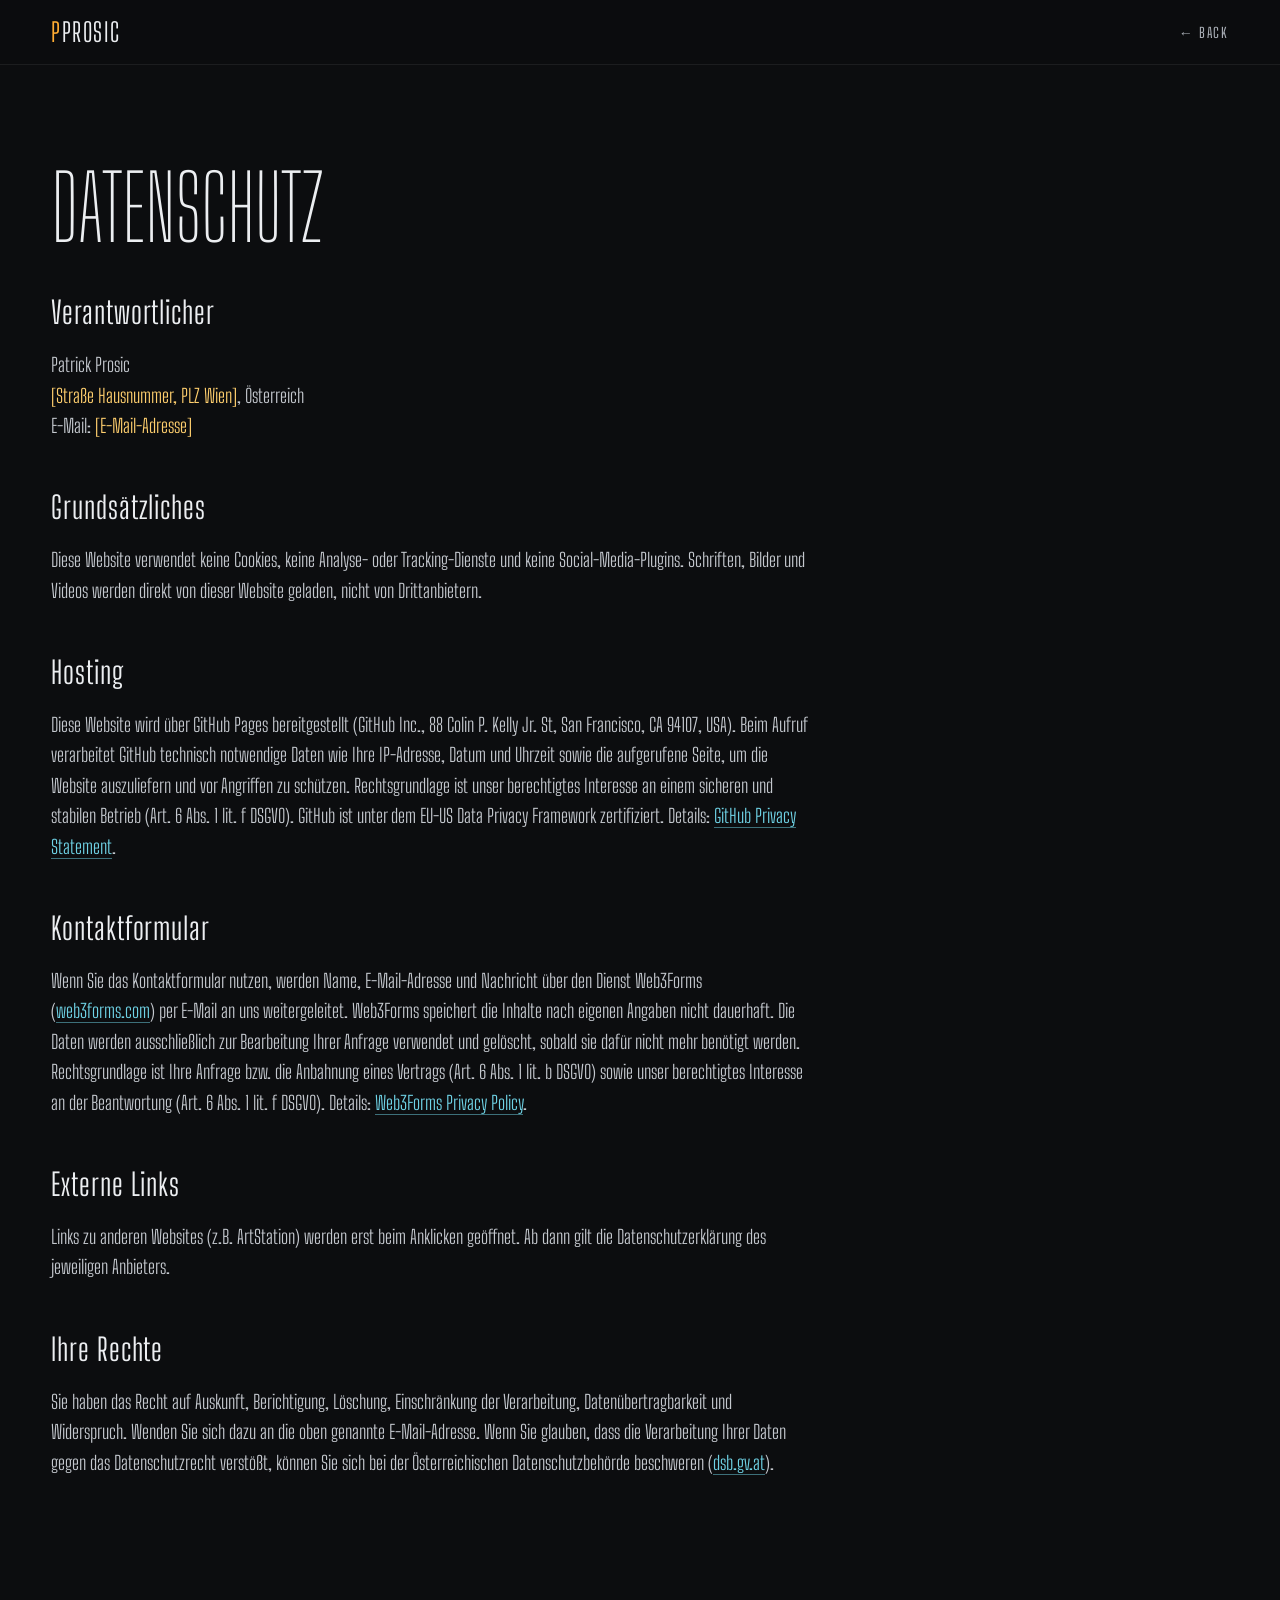
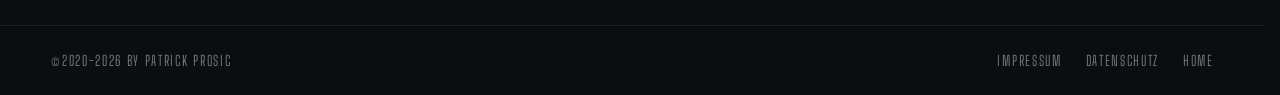
<file: datenschutz.html>
<!DOCTYPE html>
<html lang="de">
<head>
  <meta charset="utf-8">
  <meta name="viewport" content="width=device-width, initial-scale=1">
  <title>Datenschutz | pprosic</title>
  <meta name="robots" content="noindex">
  <link rel="icon" href="favicon.svg" type="image/svg+xml">
  <link rel="stylesheet" href="css/style.css">
</head>
<body>

  <nav class="nav">
    <a href="index.html" class="nav__logo"><span>P</span>PROSIC</a>
    <div class="nav__links">
      <a href="index.html">← Back</a>
    </div>
  </nav>

  <!-- Gelb markierte Stellen (class="todo") mit eigenen Angaben ersetzen und die Markierung entfernen. -->
  <main class="pad legal">
    <h1>DATENSCHUTZ</h1>

    <h2>Verantwortlicher</h2>
    <p>
      Patrick Prosic<br>
      <span class="todo">[Straße Hausnummer, PLZ Wien]</span>, Österreich<br>
      E-Mail: <span class="todo">[E-Mail-Adresse]</span>
    </p>

    <h2>Grundsätzliches</h2>
    <p>Diese Website verwendet keine Cookies, keine Analyse- oder Tracking-Dienste und keine Social-Media-Plugins. Schriften, Bilder und Videos werden direkt von dieser Website geladen, nicht von Drittanbietern.</p>

    <h2>Hosting</h2>
    <p>Diese Website wird über GitHub Pages bereitgestellt (GitHub Inc., 88 Colin P. Kelly Jr. St, San Francisco, CA 94107, USA). Beim Aufruf verarbeitet GitHub technisch notwendige Daten wie Ihre IP-Adresse, Datum und Uhrzeit sowie die aufgerufene Seite, um die Website auszuliefern und vor Angriffen zu schützen. Rechtsgrundlage ist unser berechtigtes Interesse an einem sicheren und stabilen Betrieb (Art. 6 Abs. 1 lit. f DSGVO). GitHub ist unter dem EU-US Data Privacy Framework zertifiziert. Details: <a href="https://docs.github.com/en/site-policy/privacy-policies/github-general-privacy-statement" target="_blank" rel="noopener">GitHub Privacy Statement</a>.</p>

    <h2>Kontaktformular</h2>
    <p>Wenn Sie das Kontaktformular nutzen, werden Name, E-Mail-Adresse und Nachricht über den Dienst Web3Forms (<a href="https://web3forms.com" target="_blank" rel="noopener">web3forms.com</a>) per E-Mail an uns weitergeleitet. Web3Forms speichert die Inhalte nach eigenen Angaben nicht dauerhaft. Die Daten werden ausschließlich zur Bearbeitung Ihrer Anfrage verwendet und gelöscht, sobald sie dafür nicht mehr benötigt werden. Rechtsgrundlage ist Ihre Anfrage bzw. die Anbahnung eines Vertrags (Art. 6 Abs. 1 lit. b DSGVO) sowie unser berechtigtes Interesse an der Beantwortung (Art. 6 Abs. 1 lit. f DSGVO). Details: <a href="https://web3forms.com/privacy" target="_blank" rel="noopener">Web3Forms Privacy Policy</a>.</p>

    <h2>Externe Links</h2>
    <p>Links zu anderen Websites (z.B. ArtStation) werden erst beim Anklicken geöffnet. Ab dann gilt die Datenschutzerklärung des jeweiligen Anbieters.</p>

    <h2>Ihre Rechte</h2>
    <p>Sie haben das Recht auf Auskunft, Berichtigung, Löschung, Einschränkung der Verarbeitung, Datenübertragbarkeit und Widerspruch. Wenden Sie sich dazu an die oben genannte E-Mail-Adresse. Wenn Sie glauben, dass die Verarbeitung Ihrer Daten gegen das Datenschutzrecht verstößt, können Sie sich bei der Österreichischen Datenschutzbehörde beschweren (<a href="https://www.dsb.gv.at" target="_blank" rel="noopener">dsb.gv.at</a>).</p>
  </main>

  <footer class="footer">
    <span>©2020-2026 by Patrick Prosic</span>
    <span class="footer__links"><a href="impressum.html">Impressum</a><a href="datenschutz.html">Datenschutz</a><a href="index.html">Home</a></span>
  </footer>

</body>
</html>
</file>
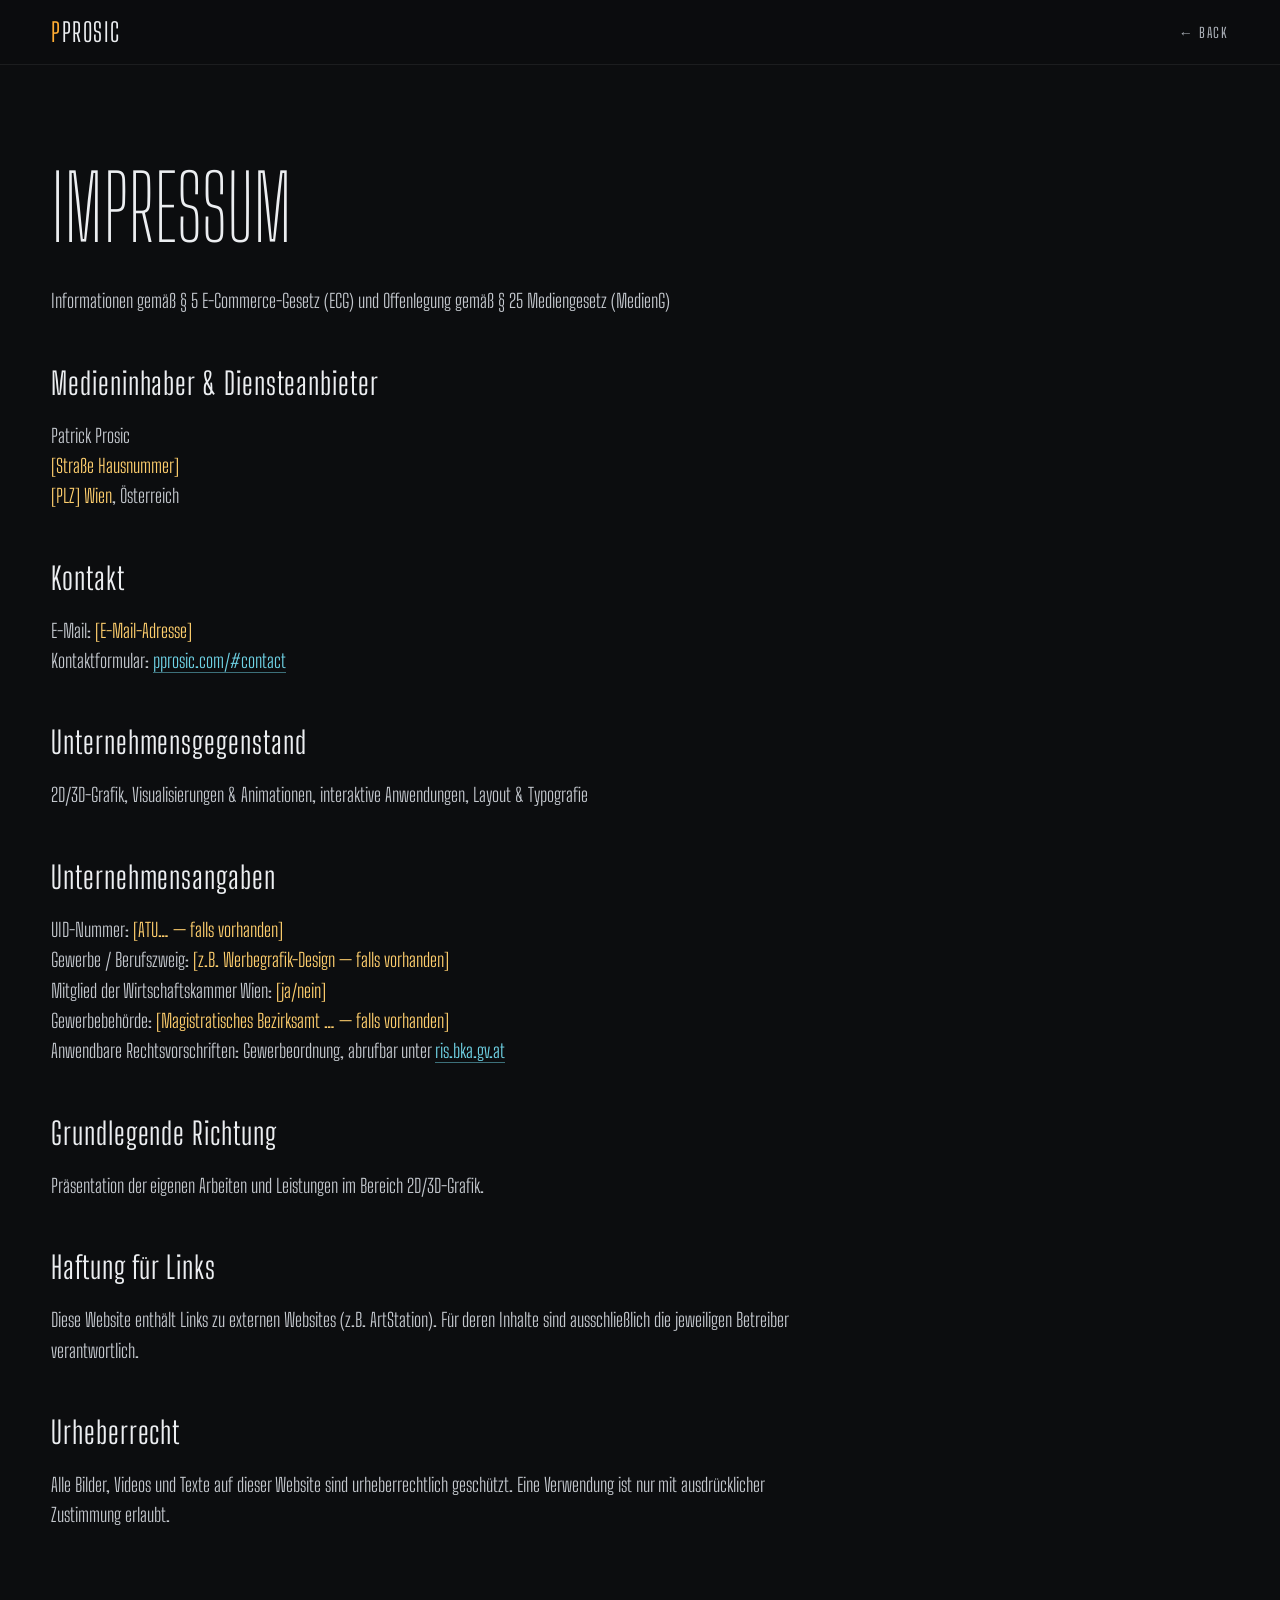
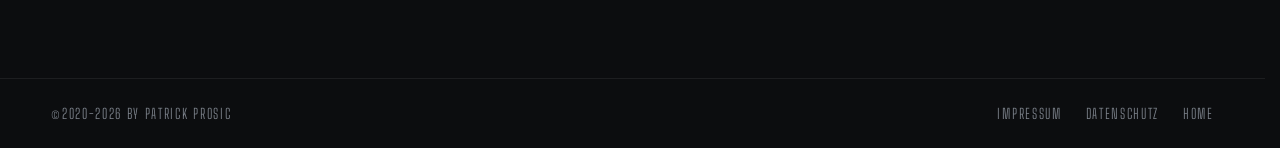
<file: impressum.html>
<!DOCTYPE html>
<html lang="de">
<head>
  <meta charset="utf-8">
  <meta name="viewport" content="width=device-width, initial-scale=1">
  <title>Impressum | pprosic</title>
  <meta name="robots" content="noindex">
  <link rel="icon" href="favicon.svg" type="image/svg+xml">
  <link rel="stylesheet" href="css/style.css">
</head>
<body>

  <nav class="nav">
    <a href="index.html" class="nav__logo"><span>P</span>PROSIC</a>
    <div class="nav__links">
      <a href="index.html">← Back</a>
    </div>
  </nav>

  <!-- Gelb markierte Stellen (class="todo") mit eigenen Angaben ersetzen und die Markierung entfernen. -->
  <main class="pad legal">
    <h1>IMPRESSUM</h1>

    <p>Informationen gemäß § 5 E-Commerce-Gesetz (ECG) und Offenlegung gemäß § 25 Mediengesetz (MedienG)</p>

    <h2>Medieninhaber &amp; Diensteanbieter</h2>
    <p>
      Patrick Prosic<br>
      <span class="todo">[Straße Hausnummer]</span><br>
      <span class="todo">[PLZ] Wien</span>, Österreich
    </p>

    <h2>Kontakt</h2>
    <p>
      E-Mail: <span class="todo">[E-Mail-Adresse]</span><br>
      Kontaktformular: <a href="index.html#contact">pprosic.com/#contact</a>
    </p>

    <h2>Unternehmensgegenstand</h2>
    <p>2D/3D-Grafik, Visualisierungen &amp; Animationen, interaktive Anwendungen, Layout &amp; Typografie</p>

    <!-- Nur ausfüllen, wenn zutreffend (z.B. Gewerbe / Neue Selbständigkeit). Sonst Abschnitt löschen. -->
    <h2>Unternehmensangaben</h2>
    <p>
      UID-Nummer: <span class="todo">[ATU… — falls vorhanden]</span><br>
      Gewerbe / Berufszweig: <span class="todo">[z.B. Werbegrafik-Design — falls vorhanden]</span><br>
      Mitglied der Wirtschaftskammer Wien: <span class="todo">[ja/nein]</span><br>
      Gewerbebehörde: <span class="todo">[Magistratisches Bezirksamt … — falls vorhanden]</span><br>
      Anwendbare Rechtsvorschriften: Gewerbeordnung, abrufbar unter <a href="https://www.ris.bka.gv.at" target="_blank" rel="noopener">ris.bka.gv.at</a>
    </p>

    <h2>Grundlegende Richtung</h2>
    <p>Präsentation der eigenen Arbeiten und Leistungen im Bereich 2D/3D-Grafik.</p>

    <h2>Haftung für Links</h2>
    <p>Diese Website enthält Links zu externen Websites (z.B. ArtStation). Für deren Inhalte sind ausschließlich die jeweiligen Betreiber verantwortlich.</p>

    <h2>Urheberrecht</h2>
    <p>Alle Bilder, Videos und Texte auf dieser Website sind urheberrechtlich geschützt. Eine Verwendung ist nur mit ausdrücklicher Zustimmung erlaubt.</p>
  </main>

  <footer class="footer">
    <span>©2020-2026 by Patrick Prosic</span>
    <span class="footer__links"><a href="impressum.html">Impressum</a><a href="datenschutz.html">Datenschutz</a><a href="index.html">Home</a></span>
  </footer>

</body>
</html>
</file>
<file: css/style.css>
/* pprosic.com */

/* Schriften lokal (SIL Open Font License) — kein Abruf bei Google, DSGVO-freundlich */
@font-face { font-family: 'Big Shoulders Display'; font-weight: 100 900; font-display: swap; src: url(../assets/fonts/BigShouldersDisplay-latin.woff2) format('woff2'); unicode-range: U+0000-00FF, U+0131, U+0152-0153, U+02BB-02BC, U+02C6, U+02DA, U+02DC, U+0304, U+0308, U+0329, U+2000-206F, U+20AC, U+2122, U+2191, U+2193, U+2212, U+2215, U+FEFF, U+FFFD; }
@font-face { font-family: 'Big Shoulders Display'; font-weight: 100 900; font-display: swap; src: url(../assets/fonts/BigShouldersDisplay-latin-ext.woff2) format('woff2'); unicode-range: U+0100-02BA, U+02BD-02C5, U+02C7-02CC, U+02CE-02D7, U+02DD-02FF, U+0304, U+0308, U+0329, U+1D00-1DBF, U+1E00-1E9F, U+1EF2-1EFF, U+2020, U+20A0-20AB, U+20AD-20C4, U+2113, U+2C60-2C7F, U+A720-A7FF; }
@font-face { font-family: 'Big Shoulders Text'; font-weight: 100 900; font-display: swap; src: url(../assets/fonts/BigShouldersText-latin.woff2) format('woff2'); unicode-range: U+0000-00FF, U+0131, U+0152-0153, U+02BB-02BC, U+02C6, U+02DA, U+02DC, U+0304, U+0308, U+0329, U+2000-206F, U+20AC, U+2122, U+2191, U+2193, U+2212, U+2215, U+FEFF, U+FFFD; }
@font-face { font-family: 'Big Shoulders Text'; font-weight: 100 900; font-display: swap; src: url(../assets/fonts/BigShouldersText-latin-ext.woff2) format('woff2'); unicode-range: U+0100-02BA, U+02BD-02C5, U+02C7-02CC, U+02CE-02D7, U+02DD-02FF, U+0304, U+0308, U+0329, U+1D00-1DBF, U+1E00-1E9F, U+1EF2-1EFF, U+2020, U+20A0-20AB, U+20AD-20C4, U+2113, U+2C60-2C7F, U+A720-A7FF; }

:root {
  --bg: #0c0d0f;
  --bg-alt: #111316;
  --ink: #eceef1;
  --ink-2: #c4c8ce;
  --ink-3: #a9aeb6;
  --ink-4: #7d838c;
  --accent: #6fd3e6;
  --orange: #ffad33;
  --grey: #a0a0a0;
  --line: rgba(255,255,255,0.07);
  --pad: clamp(20px, 4vw, 56px);
  --display: 'Big Shoulders Display', sans-serif;
  --text: 'Big Shoulders Text', sans-serif;
}

* { box-sizing: border-box; }
html { scroll-behavior: smooth; scrollbar-gutter: stable; } /* Platz fuer Scrollbalken bleibt -> nichts springt, wenn das Menue das Scrollen sperrt */
body {
  margin: 0; background: var(--bg); color: var(--ink);
  font-family: var(--text); font-weight: 300; font-size: 19px;
  -webkit-font-smoothing: antialiased;
}
a { color: var(--ink); text-decoration: none; }
a:hover { color: var(--accent); }
::selection { background: var(--accent); color: var(--bg); }
input, textarea, button { font-family: inherit; }
img { display: block; }

.accent { color: var(--accent); }
.pad { padding: clamp(80px,10vw,130px) var(--pad); }
.pad-x { padding-left: var(--pad); padding-right: var(--pad); }
.label { font-size: 14px; font-weight: 400; letter-spacing: 0.12em; text-transform: uppercase; }

/* Nav */
.nav {
  position: fixed; top: 0; left: 0; right: 0; z-index: 20;
  display: flex; align-items: center; justify-content: space-between; gap: 24px;
  padding: 16px var(--pad);
  background: rgba(12,13,15,0.78); backdrop-filter: blur(14px); -webkit-backdrop-filter: blur(14px);
  border-bottom: 1px solid var(--line);
}
.nav__logo { font-family: var(--display); font-weight: 400; font-size: 26px; letter-spacing: 0.06em; }
.nav__logo span { color: var(--orange); }
.nav__links { display: flex; flex-wrap: wrap; gap: clamp(16px,2.6vw,36px); font-size: 14px; font-weight: 400; letter-spacing: 0.12em; text-transform: uppercase; }
.nav__links a { color: var(--ink-3); }
.nav__links a.accent { color: var(--accent); }
.nav__links a:hover { color: var(--ink); }

/* Mobile-Menue — Button: drei schraege, abgerundete Linien; offen -> X */
.burger, .menu { display: none; }
@media (max-width: 860px) {
  .nav--menu .nav__links { display: none; }
  .burger {
    display: block; position: relative; width: 44px; height: 44px; margin-right: -8px;
    background: none; border: 0; padding: 0; cursor: pointer; -webkit-tap-highlight-color: transparent;
  }
  .burger span {
    position: absolute; left: 10px; top: 20px; width: 24px; height: 4px; border-radius: 2px; background: var(--grey);
    transition: transform .45s cubic-bezier(.22,1,.36,1), opacity .25s;
  }
  .burger span:nth-child(1) { transform: translateY(-11px) rotate(-19deg); }
  .burger span:nth-child(2) { transform: rotate(-19deg); }
  .burger span:nth-child(3) { transform: translateY(11px) rotate(-19deg); }
  .menu-open .burger span:nth-child(1) { transform: rotate(-45deg); }
  .menu-open .burger span:nth-child(2) { transform: rotate(-19deg) scaleX(0); opacity: 0; }
  .menu-open .burger span:nth-child(3) { transform: rotate(45deg); }

  /* Panel liegt unter der Nav-Leiste (z 19), damit Logo + X sichtbar bleiben */
  .menu { display: block; position: fixed; inset: 0; z-index: 19; visibility: hidden; transition: visibility 0s .6s; }
  .menu-open .menu { visibility: visible; transition: none; }
  .menu__scrim { position: absolute; inset: 0; background: rgba(0,0,0,0.4); opacity: 0; transition: opacity .5s; }
  .menu-open .menu__scrim { opacity: 1; }
  .menu__panel {
    position: absolute; top: 0; right: 0; height: 100vh; height: 100dvh; width: min(56vw, 280px);
    display: flex; flex-direction: column; justify-content: space-between;
    padding: 132px var(--pad) calc(40px + env(safe-area-inset-bottom));
    background: rgba(8,9,10,0.72); backdrop-filter: blur(18px); -webkit-backdrop-filter: blur(18px);
    border-left: 1px solid var(--line);
    transform: translateX(100%); transition: transform .6s cubic-bezier(.22,1,.36,1);
  }
  .menu-open .menu__panel { transform: none; }
  .menu__links { display: flex; flex-direction: column; gap: 26px; }
  .menu__links a, .menu__ext {
    opacity: 0; transform: translateX(28px);
    transition: opacity .4s, transform .6s cubic-bezier(.22,1,.36,1);
  }
  .menu-open .menu__links a, .menu-open .menu__ext {
    opacity: 1; transform: none; transition-delay: calc(.12s + var(--i) * .06s);
  }
  .menu__links a { display: flex; align-items: baseline; gap: 14px; font-family: var(--display); font-weight: 200; font-size: clamp(44px, 13vw, 58px); line-height: 0.9; text-transform: uppercase; }
  .menu__links a span { font-family: var(--text); font-size: 14px; letter-spacing: 0.12em; color: var(--accent); }
  .menu__ext { color: var(--accent); font-size: 15px; font-weight: 400; letter-spacing: 0.14em; text-transform: uppercase; border-top: 1px solid rgba(255,255,255,0.14); padding-top: 22px; }
  .menu-open, .menu-open body { overflow: hidden; }
}

/* Hero */
.hero { position: relative; height: 100vh; min-height: 620px; overflow: hidden; display: flex; align-items: flex-end; }
.hero__img { position: absolute; inset: 0; width: 100%; height: 100%; object-fit: cover; object-position: center 35%; }
.hero__vid { position: absolute; inset: 0; width: 100%; height: 100%; object-fit: cover; object-position: center 35%; opacity: 0; transition: opacity 0.4s linear; }
.hero__vid.is-on { opacity: 1; }
.hero__shade { z-index: 2; }
.hero__content { z-index: 3; }
.hero__shade { position: absolute; inset: 0; background: linear-gradient(180deg, rgba(12,13,15,0.3) 0%, rgba(12,13,15,0) 30%, rgba(12,13,15,0.55) 70%, var(--bg) 100%); }
.hero__content { position: relative; width: 100%; padding: 0 var(--pad) clamp(40px,7vh,72px); display: flex; flex-direction: column; gap: 18px; }
/* negativer margin-left gleicht den linken Glyph-Abstand (Side Bearing) der Display-Schrift aus -> optisch buendig */
.hero__title { margin: 0 0 0 -0.058em; font-family: var(--display); font-weight: 200; font-size: clamp(61px,11.05vw,187px); line-height: 0.85; letter-spacing: 0.005em; }
.hero__head { display: flex; flex-wrap: wrap; align-items: flex-end; justify-content: space-between; gap: 12px 40px; }
.hero__link { margin: 0; color: var(--ink-2); }
.hero__bar { display: flex; flex-direction: column; align-items: flex-start; gap: 10px; border-top: 1px solid rgba(255,255,255,0.2); padding-top: 18px; }
.hero__role { margin-left: -0.053em; font-family: var(--display); font-weight: 400; font-size: clamp(22px,2.21vw,31px); letter-spacing: 0.02em; color: var(--orange); }
.hero__services { color: var(--grey); max-width: 760px; text-wrap: pretty; }

.link { color: var(--accent); border-bottom: 1px solid rgba(111,211,230,0.5); }

/* Sections */
.section--alt { background: var(--bg-alt); border-top: 1px solid var(--line); border-bottom: 1px solid var(--line); }
.section--bleed { padding: 0 0 clamp(80px,10vw,130px); }
#work { padding-top: clamp(60px,8vw,110px); }
.section__head { display: flex; flex-wrap: wrap; align-items: flex-end; justify-content: space-between; gap: 24px; margin-bottom: 28px; }
.heading { display: flex; align-items: baseline; gap: 16px; margin-bottom: 40px; }
.section__head .heading { margin-bottom: 0; }
.heading__num { font-size: 28px; letter-spacing: 0.12em; color: var(--accent); }
.heading h2 { margin: 0; font-family: var(--display); font-weight: 200; font-size: clamp(56px,7vw,110px); line-height: 0.85; }

/* Filters */
.filters { display: flex; flex-wrap: wrap; gap: 6px; }
.filter {
  background: transparent; color: var(--ink-3); border: 1px solid rgba(255,255,255,0.22);
  padding: 8px 16px; font-size: 14px; font-weight: 400; letter-spacing: 0.12em; text-transform: uppercase; cursor: pointer;
}
.filter:hover { color: var(--ink); border-color: var(--ink-3); }
.filter.is-active { background: var(--ink); color: var(--bg); border-color: var(--ink); }
.filter__short { display: none; }
@media (max-width: 860px) {
  /* Mobile: immer genau eine Zeile, Buttons teilen sich die volle Breite */
  .filters { flex: 1 1 100%; flex-wrap: nowrap; gap: 4px; }
  .filter {
    flex: 1 1 auto; min-width: 0; padding: 9px 4px; white-space: nowrap;
    font-size: clamp(11px, 3.4vw, 14px); letter-spacing: 0.06em;
  }
  .filter__long { display: none; }
  .filter__short { display: inline; }
}

/* Works — full bleed */
.works { display: flex; flex-direction: column; gap: 4px; }
.work { position: relative; margin: 0; cursor: zoom-in; background: #16181c; }
.work img { width: 100%; height: auto; }
.work figcaption {
  position: absolute; left: 0; right: 0; bottom: 0;
  display: flex; justify-content: space-between; align-items: flex-end; gap: 16px;
  padding: 60px var(--pad) 18px;
  background: linear-gradient(180deg, rgba(12,13,15,0) 0%, rgba(12,13,15,0.7) 100%);
  font-size: 14px; font-weight: 400; letter-spacing: 0.12em; text-transform: uppercase;
}
.work__title { font-family: var(--display); font-weight: 400; font-size: clamp(22px,2.2vw,32px); letter-spacing: 0.03em; }
.work__cat { color: var(--ink-2); }

/* Mobile: 4:3-Ausschnitt statt 21:9. .work__pan scrollt seitlich (Finger wischt die "Kamera" hin und her);
   beim ersten Sichtbarwerden faehrt main.js einmal vom Rand zur Bildmitte — abwechselnd von links und von rechts. */
@media (max-width: 860px) {
  .work { aspect-ratio: 4 / 3; overflow: hidden; }
  .work__pan {
    height: 100%; overflow-x: auto; overflow-y: hidden; overscroll-behavior-x: contain;
    scrollbar-width: none; -webkit-overflow-scrolling: touch;
  }
  .work__pan::-webkit-scrollbar { display: none; }
  .work__pan { cursor: grab; }
  .work__pan.is-drag { cursor: grabbing; }
  .work img { height: 100%; width: auto; min-width: 100%; max-width: none; object-fit: cover; }
  .work figcaption { pointer-events: none; }
}

/* Process */
.verbs { display: flex; flex-wrap: wrap; gap: 2px 22px; max-width: 1500px; }
.verbs span { font-family: var(--display); font-weight: 200; font-size: clamp(32px,3.6vw,54px); line-height: 1.1; color: #8a9099; transition: color .2s; }
.verbs span:hover { color: var(--accent); }
.tools { margin-top: clamp(64px,8vw,100px); display: grid; grid-template-columns: repeat(auto-fit, minmax(min(100%,240px), 1fr)); gap: 40px; }
.tools__group { display: flex; flex-direction: column; gap: 14px; }
.tools__group .label { color: var(--accent); border-bottom: 1px solid rgba(255,255,255,0.14); padding-bottom: 12px; }
.tools__group ul { list-style: none; margin: 0; padding: 0; display: flex; flex-direction: column; gap: 6px; color: #d9dce0; }

/* Clients / Archive */
.clients { width: 100%; max-width: 1300px; margin: 0 auto; opacity: 0.8; }
.archive { width: 100%; cursor: zoom-in; }

/* Contact */
.contact { display: grid; grid-template-columns: repeat(auto-fit, minmax(min(100%,420px), 1fr)); gap: clamp(40px,6vw,96px); }
.contact__info { display: flex; flex-direction: column; gap: 28px; }
.contact__meta { display: flex; flex-direction: column; gap: 4px; color: var(--ink-3); }
.form { display: flex; flex-direction: column; gap: 28px; align-self: end; }
.field { display: flex; flex-direction: column; gap: 8px; }
.field .label { color: var(--ink-4); }
.field input, .field textarea {
  background: transparent; border: none; border-bottom: 1px solid rgba(255,255,255,0.22);
  color: var(--ink); font-size: 19px; font-weight: 300; padding: 8px 0; outline: none;
}
.field textarea { resize: vertical; }
.field input:focus, .field textarea:focus { border-bottom-color: var(--accent); }
.form__row { display: flex; align-items: center; gap: 24px; flex-wrap: wrap; }
.btn { background: var(--accent); color: var(--bg); border: none; padding: 14px 34px; font-size: 15px; font-weight: 400; letter-spacing: 0.14em; text-transform: uppercase; cursor: pointer; }
.btn:hover { background: var(--ink); }
.form__sent { color: var(--accent); }
.form__error { color: #e88a8a; }
.form__note { margin: -8px 0 0; font-size: 15px; color: var(--ink-4); }
.form__note a { color: var(--ink-3); border-bottom: 1px solid rgba(255,255,255,0.2); }
.btn:disabled { opacity: 0.5; cursor: wait; }
.hp { position: absolute; left: -9999px; width: 1px; height: 1px; opacity: 0; }

/* Footer */
.footer { display: flex; flex-wrap: wrap; justify-content: space-between; gap: 16px; padding: 26px var(--pad); font-size: 14px; letter-spacing: 0.12em; text-transform: uppercase; color: var(--ink-4); border-top: 1px solid var(--line); }
.footer a { color: var(--ink-4); }
.footer a:hover { color: var(--accent); }
.footer__links { display: flex; flex-wrap: wrap; gap: 24px; }

/* Rechtliches (impressum.html, datenschutz.html) */
.legal { max-width: 860px; padding-top: clamp(120px,14vw,170px); }
.legal h1 { margin: 0 0 40px; font-family: var(--display); font-weight: 200; font-size: clamp(56px,7vw,110px); line-height: 0.85; }
.legal h2 { margin: 48px 0 12px; font-family: var(--display); font-weight: 400; font-size: clamp(24px,2.4vw,32px); letter-spacing: 0.03em; }
.legal p, .legal li { line-height: 1.6; color: var(--ink-2); }
.legal a { color: var(--accent); border-bottom: 1px solid rgba(111,211,230,0.5); }
.legal .todo { color: #ffcf6e; }

/* Lightbox */
.lightbox { position: fixed; inset: 0; z-index: 50; background: rgba(8,9,10,0.96); display: flex; flex-direction: column; align-items: center; justify-content: center; gap: 16px; padding: 56px clamp(12px,3vw,40px); }
.lightbox[hidden] { display: none; }
.lightbox img { max-width: 100%; max-height: calc(100vh - 140px); object-fit: contain; }
.lightbox__bar { display: flex; align-items: center; gap: 28px; font-size: 14px; letter-spacing: 0.12em; text-transform: uppercase; color: var(--ink-3); }
.lb-btn { background: none; border: 1px solid rgba(255,255,255,0.25); color: var(--ink); padding: 8px 16px; cursor: pointer; font-size: 14px; letter-spacing: 0.12em; text-transform: uppercase; }
.lb-btn:hover { border-color: var(--accent); color: var(--accent); }
</file>
